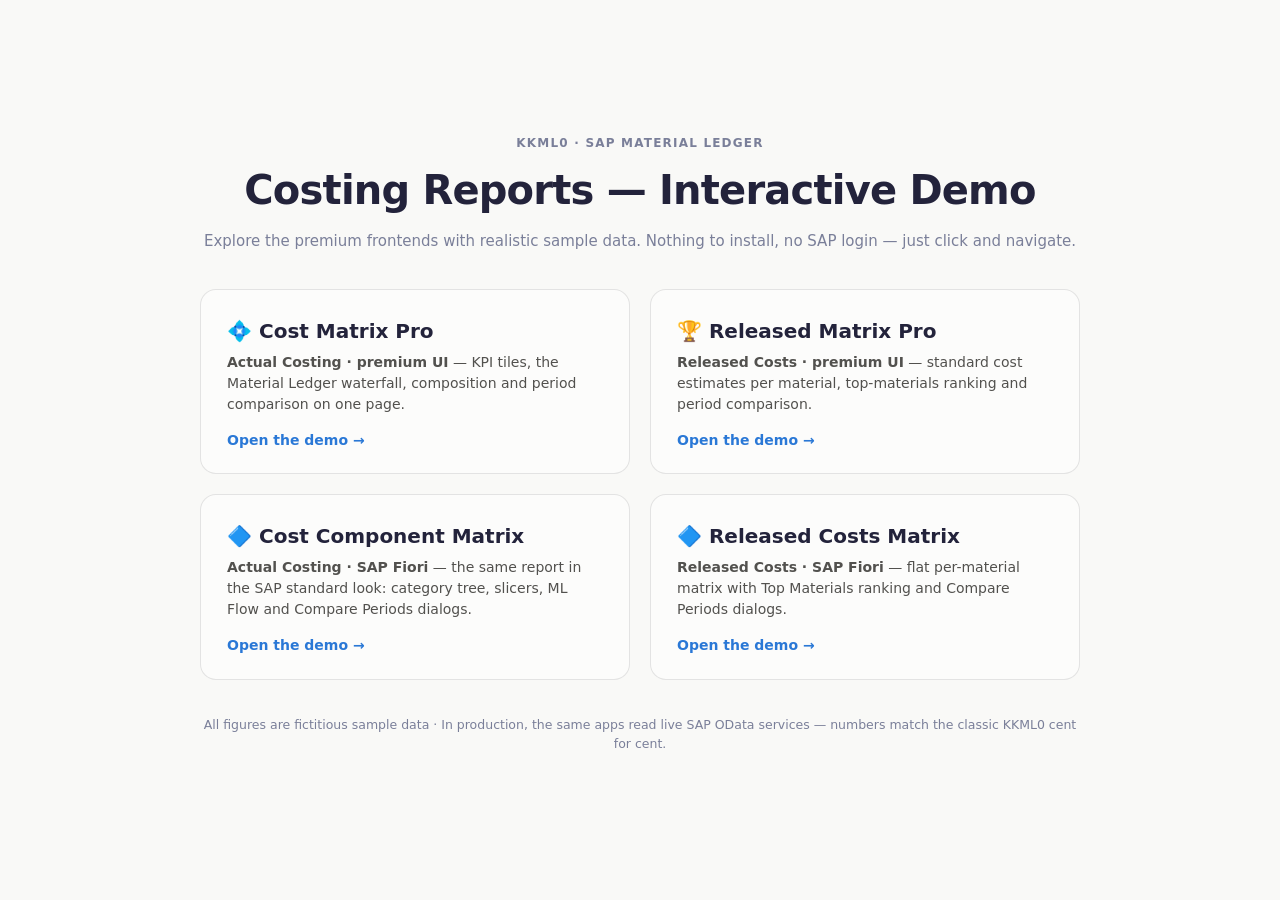
<file: index.html>
<!DOCTYPE html>
<html lang="en">
<head>
<meta charset="UTF-8">
<meta name="viewport" content="width=device-width, initial-scale=1.0">
<title>KKML0 Costing Reports — Interactive Demo</title>
<style>
  :root { color-scheme: light dark; }
  * { box-sizing: border-box; }
  body {
    margin: 0; min-height: 100vh; display: flex; align-items: center; justify-content: center;
    font: 15px/1.5 system-ui, -apple-system, "Segoe UI", sans-serif;
    background: #f9f9f7; color: #23233b; padding: 24px;
  }
  @media (prefers-color-scheme: dark) {
    body { background: #0d0d0d; color: #fff; }
    .card { background: #1a1a19 !important; border-color: rgba(255,255,255,0.12) !important; }
    .card p, .foot { color: #c3c2b7 !important; }
  }
  .wrap { max-width: 880px; width: 100%; text-align: center; }
  .eyebrow { font-size: 12px; font-weight: 700; letter-spacing: 0.1em; text-transform: uppercase; color: #7a7f99; }
  h1 { font-size: 40px; margin: 8px 0 10px; letter-spacing: -0.02em; }
  .sub { color: #7a7f99; margin: 0 0 36px; }
  .grid { display: grid; grid-template-columns: repeat(auto-fit, minmax(300px, 1fr)); gap: 20px; }
  .card {
    display: block; text-decoration: none; color: inherit; text-align: left;
    background: #fcfcfb; border: 1px solid rgba(11,11,11,0.1); border-radius: 16px;
    padding: 26px 26px 22px; transition: transform 0.15s, box-shadow 0.15s;
  }
  .card:hover { transform: translateY(-3px); box-shadow: 0 10px 30px rgba(30,39,97,0.15); }
  .card h2 { margin: 0 0 6px; font-size: 20px; }
  .card p { margin: 0 0 14px; color: #52514e; font-size: 14px; }
  .go { font-weight: 700; color: #2a78d6; font-size: 14px; }
  .foot { margin-top: 36px; font-size: 12.5px; color: #7a7f99; }
</style>
</head>
<body>
  <div class="wrap">
    <div class="eyebrow">KKML0 · SAP Material Ledger</div>
    <h1>Costing Reports — Interactive Demo</h1>
    <p class="sub">Explore the premium frontends with realistic sample data. Nothing to install, no SAP login — just click and navigate.</p>
    <div class="grid">
      <a class="card" href="./costmatrix/">
        <h2>💠 Cost Matrix Pro</h2>
        <p><strong>Actual Costing · premium UI</strong> — KPI tiles, the Material Ledger waterfall, composition and period comparison on one page.</p>
        <span class="go">Open the demo →</span>
      </a>
      <a class="card" href="./releasedmatrix/">
        <h2>🏆 Released Matrix Pro</h2>
        <p><strong>Released Costs · premium UI</strong> — standard cost estimates per material, top-materials ranking and period comparison.</p>
        <span class="go">Open the demo →</span>
      </a>
      <a class="card" href="./fiori-actual/index.html?demo">
        <h2>🔷 Cost Component Matrix</h2>
        <p><strong>Actual Costing · SAP Fiori</strong> — the same report in the SAP standard look: category tree, slicers, ML Flow and Compare Periods dialogs.</p>
        <span class="go">Open the demo →</span>
      </a>
      <a class="card" href="./fiori-released/index.html?demo">
        <h2>🔷 Released Costs Matrix</h2>
        <p><strong>Released Costs · SAP Fiori</strong> — flat per-material matrix with Top Materials ranking and Compare Periods dialogs.</p>
        <span class="go">Open the demo →</span>
      </a>
    </div>
    <p class="foot">All figures are fictitious sample data · In production, the same apps read live SAP OData services — numbers match the classic KKML0 cent for cent.</p>
  </div>
</body>
</html>
</file>
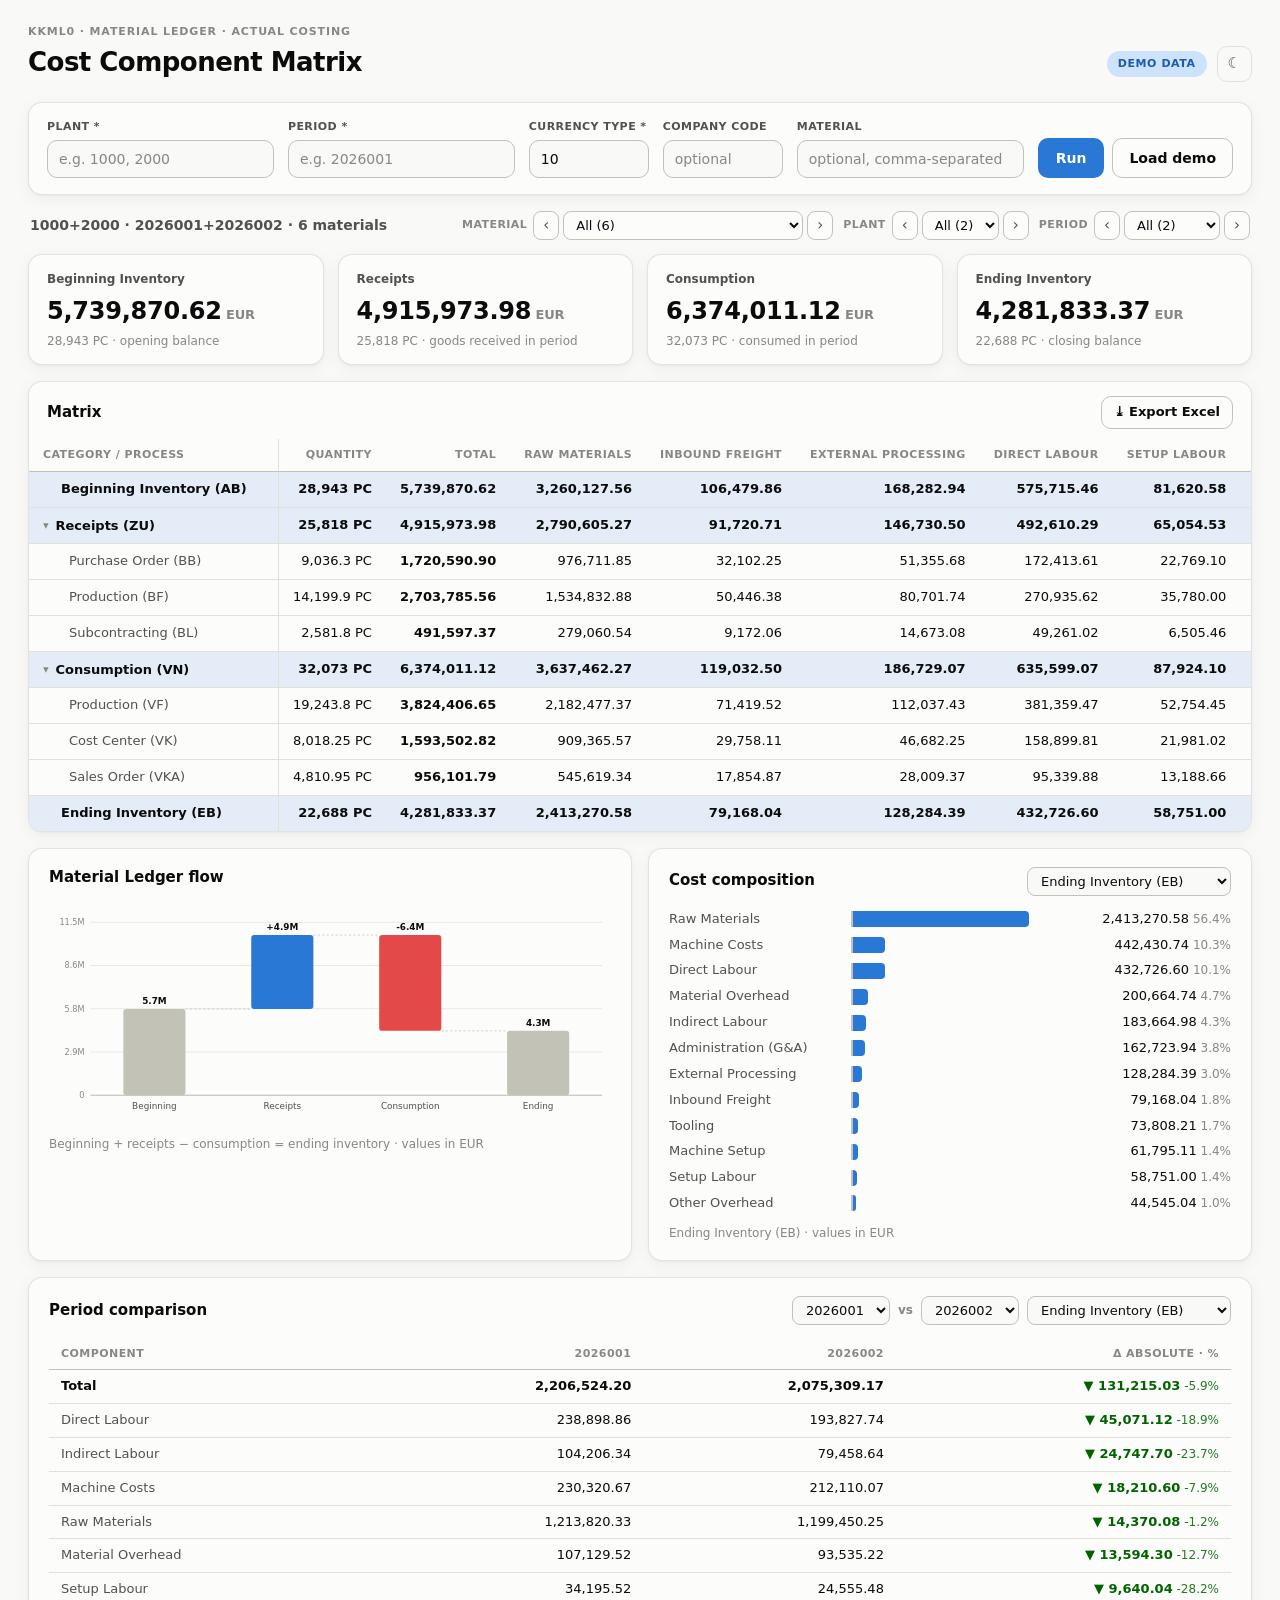
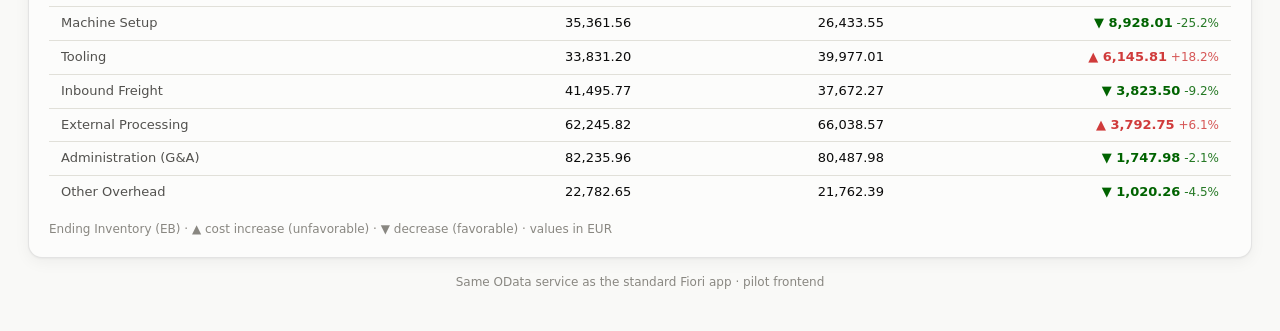
<file: costmatrix/index.html>
<!DOCTYPE html>
<html lang="en">
  <head>
    <meta charset="UTF-8" />
    <meta name="viewport" content="width=device-width, initial-scale=1.0" />
    <title>Cost Matrix Pro — Actual Costing</title>
    <script type="module" crossorigin src="./assets/index-BaZiN-K7.js"></script>
    <link rel="stylesheet" crossorigin href="./assets/index-BmCR6MLI.css">
  </head>
  <body>
    <div id="root"></div>
  </body>
</html>
</file>
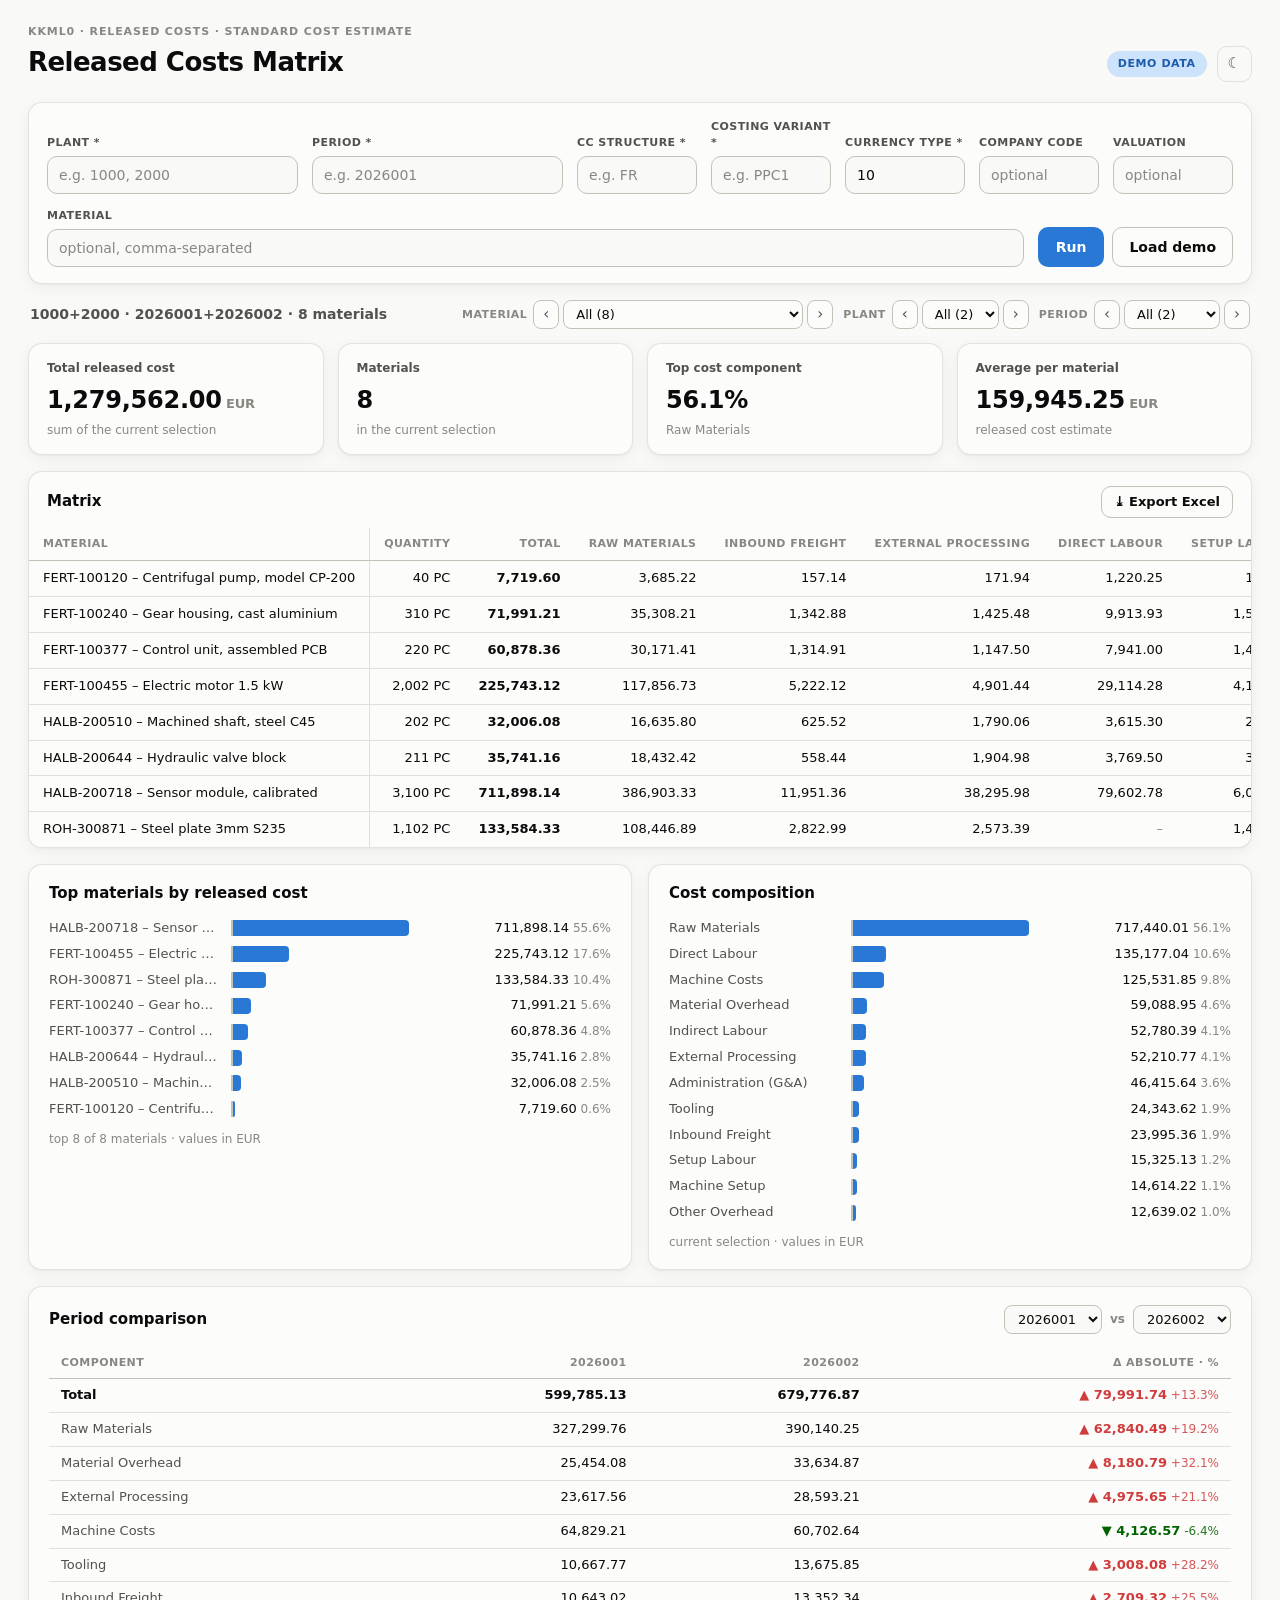
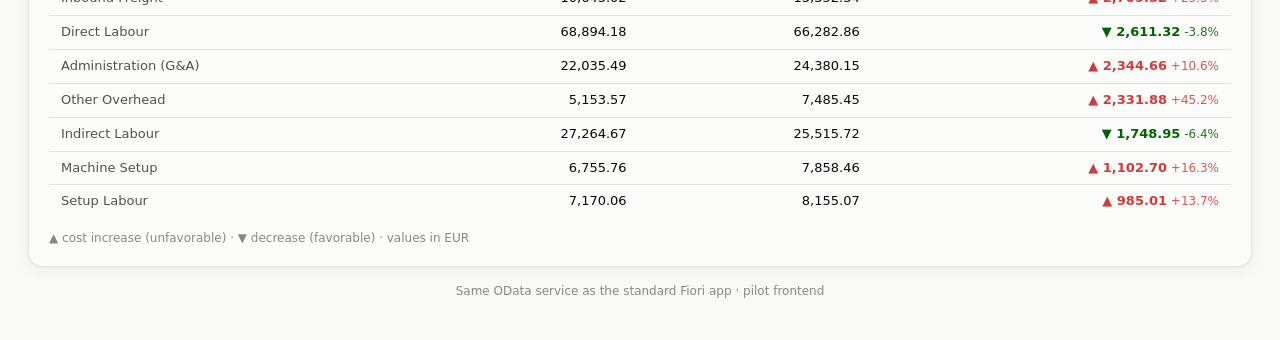
<file: releasedmatrix/index.html>
<!DOCTYPE html>
<html lang="en">
  <head>
    <meta charset="UTF-8" />
    <meta name="viewport" content="width=device-width, initial-scale=1.0" />
    <title>Released Matrix Pro — Standard Cost Estimate</title>
    <script type="module" crossorigin src="./assets/index-h0yTGOF_.js"></script>
    <link rel="stylesheet" crossorigin href="./assets/index-BmCR6MLI.css">
  </head>
  <body>
    <div id="root"></div>
  </body>
</html>
</file>
<file: costmatrix/assets/index-BmCR6MLI.css>
:root{color-scheme:light;--plane: #f9f9f7;--surface: #fcfcfb;--ink: #0b0b0b;--ink-2: #52514e;--muted: #898781;--grid: #e1e0d9;--baseline: #c3c2b7;--border: rgba(11, 11, 11, .1);--series-1: #2a78d6;--series-1-soft: #cde2fb;--accent-ink: #1c5cab;--danger: #d03b3b;--shadow: 0 1px 2px rgba(11, 11, 11, .04), 0 4px 16px rgba(11, 11, 11, .05)}:root[data-theme=dark]{color-scheme:dark;--plane: #0d0d0d;--surface: #1a1a19;--ink: #ffffff;--ink-2: #c3c2b7;--muted: #898781;--grid: #2c2c2a;--baseline: #383835;--border: rgba(255, 255, 255, .1);--series-1: #3987e5;--series-1-soft: #16304f;--accent-ink: #86b6ef;--danger: #e66767;--shadow: none}*{box-sizing:border-box}body{margin:0;background:var(--plane);color:var(--ink);font:14px/1.45 system-ui,-apple-system,Segoe UI,sans-serif;-webkit-font-smoothing:antialiased}.page{max-width:1440px;margin:0 auto;padding:24px 28px 40px}.num{font-variant-numeric:tabular-nums}.zero{color:var(--muted)}.card{background:var(--surface);border:1px solid var(--border);border-radius:14px;box-shadow:var(--shadow)}.hd{display:flex;align-items:flex-end;justify-content:space-between;margin-bottom:20px}.hd-eyebrow{font-size:11px;font-weight:600;letter-spacing:.08em;text-transform:uppercase;color:var(--muted);margin-bottom:4px}.hd-title{font-size:26px;font-weight:700;letter-spacing:-.02em;margin:0}.hd-right{display:flex;align-items:center;gap:10px}.badge{font-size:11px;font-weight:600;letter-spacing:.05em;text-transform:uppercase;padding:4px 10px;border-radius:999px;border:1px solid var(--border)}.badge-demo{color:var(--accent-ink);background:var(--series-1-soft);border-color:transparent}.badge-live{color:#006300;background:#0ca30c1f;border-color:transparent}:root[data-theme=dark] .badge-live{color:#0ca30c}button{font:inherit;cursor:pointer}.btn-primary{background:var(--series-1);color:#fff;border:none;border-radius:10px;padding:9px 18px;font-weight:600}.btn-primary:hover{background:var(--accent-ink)}.btn-primary:disabled{opacity:.6;cursor:default}.btn-secondary{background:transparent;color:var(--ink);border:1px solid var(--baseline);border-radius:10px;padding:9px 16px;font-weight:600}.btn-secondary:hover{border-color:var(--ink-2)}.btn-ghost{background:transparent;border:1px solid var(--border);border-radius:10px;color:var(--ink-2);padding:6px 10px;font-size:15px}.btn-ghost:hover{color:var(--ink)}.filters{padding:16px 18px;margin-bottom:16px}.f-grid{display:flex;flex-wrap:wrap;gap:14px;align-items:flex-end}.f-field{display:flex;flex-direction:column;gap:5px;flex:1 1 170px;min-width:150px}.f-field.f-small{flex:0 1 120px;min-width:110px}.f-field span{font-size:11px;font-weight:600;letter-spacing:.04em;text-transform:uppercase;color:var(--ink-2)}.f-field input{font:inherit;color:var(--ink);background:var(--plane);border:1px solid var(--baseline);border-radius:10px;padding:8px 11px}.f-field input:focus{outline:2px solid var(--series-1);outline-offset:-1px;border-color:transparent}.f-field input::placeholder{color:var(--muted)}.f-actions{display:flex;gap:8px}.context-row{display:flex;align-items:center;justify-content:space-between;gap:16px;flex-wrap:wrap;margin:4px 2px 14px}.context{color:var(--ink-2);font-weight:600}.slicers{display:flex;gap:10px;flex-wrap:wrap}.slicer{display:flex;align-items:center;gap:4px}.slicer-label{font-size:11px;font-weight:600;text-transform:uppercase;letter-spacing:.04em;color:var(--muted);margin-right:2px}.slicer select{font:inherit;font-size:13px;color:var(--ink);background:var(--surface);border:1px solid var(--baseline);border-radius:8px;padding:5px 8px;max-width:240px}.slicer-arrow{background:var(--surface);border:1px solid var(--baseline);border-radius:8px;color:var(--ink-2);width:26px;height:29px;font-size:15px;line-height:1}.slicer-arrow:hover{color:var(--ink);border-color:var(--ink-2)}.kpis{display:grid;grid-template-columns:repeat(auto-fit,minmax(220px,1fr));gap:14px;margin-bottom:16px}.kpi{padding:16px 18px 14px}.kpi-label{font-size:12px;font-weight:600;color:var(--ink-2);margin-bottom:6px}.kpi-value{font-size:24px;font-weight:700;letter-spacing:-.01em}.kpi-cur{font-size:13px;font-weight:600;color:var(--muted)}.kpi-hint{font-size:12px;color:var(--muted);margin-top:4px}.table-card{margin-bottom:16px;overflow:hidden}.table-head{display:flex;align-items:center;justify-content:space-between;padding:14px 18px 10px}.table-head h2{font-size:15px;font-weight:700;margin:0}.btn-sm{padding:6px 12px;font-size:13px}.table-scroll{overflow-x:auto}.matrix{border-collapse:separate;border-spacing:0;width:100%;font-size:13px}.matrix th,.matrix td{padding:8px 14px;white-space:nowrap}.matrix thead th{position:sticky;top:0;background:var(--surface);z-index:2;font-size:11px;font-weight:600;letter-spacing:.04em;text-transform:uppercase;color:var(--muted);border-bottom:1px solid var(--baseline);text-align:right}.matrix thead th.lead{text-align:left}.matrix td{border-bottom:1px solid var(--grid);text-align:right}.matrix tbody tr:last-child td{border-bottom:none}.matrix .lead{text-align:left;position:sticky;left:0;background:var(--surface);z-index:1;border-right:1px solid var(--grid);min-width:250px}.matrix .total-col{font-weight:650}.categ-row td{background:color-mix(in srgb,var(--surface) 88%,var(--series-1));font-weight:650}.categ-row td.lead{background:color-mix(in srgb,var(--surface) 88%,var(--series-1))}.proc-row td.lead.child{padding-left:40px;color:var(--ink-2)}.proc-row:hover td{background:color-mix(in srgb,var(--surface) 94%,var(--series-1))}.tree-toggle{background:none;border:none;color:inherit;font:inherit;font-weight:inherit;display:inline-flex;align-items:center;gap:7px;padding:0}.chev{display:inline-block;transition:transform .15s;color:var(--muted);font-size:11px}.chev.open{transform:rotate(90deg)}.tree-leaf{padding-left:18px}.chart{padding:18px 20px;margin-bottom:16px}.chart-head{display:flex;align-items:center;justify-content:space-between;margin-bottom:14px}.chart-head h2{font-size:15px;font-weight:700;margin:0}.chart-head select{font:inherit;font-size:13px;color:var(--ink);background:var(--plane);border:1px solid var(--baseline);border-radius:8px;padding:5px 9px}.bars{display:flex;flex-direction:column;gap:7px}.bar-row{display:grid;grid-template-columns:170px 1fr 190px;align-items:center;gap:12px}.bar-label{font-size:13px;color:var(--ink-2);white-space:nowrap;overflow:hidden;text-overflow:ellipsis}.bar-track{position:relative;height:16px;background:transparent;border-left:2px solid var(--baseline)}.bar-fill{display:block;height:100%;background:var(--series-1);border-radius:0 4px 4px 0;min-width:2px;transition:width .25s ease}.bar-fill.hovered{background:var(--accent-ink)}.bar-value{font-size:13px;text-align:right}.bar-pct{color:var(--muted);font-size:12px}.chart-foot{margin-top:12px;font-size:12px;color:var(--muted)}.charts-grid{display:grid;grid-template-columns:repeat(auto-fit,minmax(430px,1fr));gap:16px;margin-bottom:16px}.charts-grid .chart{margin-bottom:0}.wf-wrap{position:relative}.wf{width:100%;height:auto;display:block}.wf-grid{stroke:var(--grid);stroke-width:1}.wf-baseline{stroke:var(--baseline);stroke-width:1.5}.wf-tick{fill:var(--muted);font-size:11px;text-anchor:end;font-variant-numeric:tabular-nums}.wf-label{fill:var(--ink-2);font-size:12px}.wf-value{fill:var(--ink);font-size:12px;font-weight:600;font-variant-numeric:tabular-nums}.wf-connector{stroke:var(--baseline);stroke-width:1;stroke-dasharray:3 3}.wf-total{fill:var(--baseline)}.wf-up{fill:var(--series-1)}.wf-down{fill:#e34948}:root[data-theme=dark] .wf-down{fill:#e66767}.wf-total.hovered,.wf-up.hovered,.wf-down.hovered{opacity:.82}.wf-tip{position:absolute;top:2px;right:4px;background:var(--surface);border:1px solid var(--border);border-radius:8px;box-shadow:var(--shadow);padding:6px 10px;font-size:12px;pointer-events:none}.cmp-controls{display:flex;align-items:center;gap:8px;flex-wrap:wrap}.cmp-controls select{font:inherit;font-size:13px;color:var(--ink);background:var(--plane);border:1px solid var(--baseline);border-radius:8px;padding:5px 9px}.cmp-vs{font-size:12px;color:var(--muted);font-weight:600}.cmp-table{border-collapse:collapse;width:100%;font-size:13px}.cmp-table th,.cmp-table td{padding:7px 12px;white-space:nowrap}.cmp-table thead th{font-size:11px;font-weight:600;letter-spacing:.04em;text-transform:uppercase;color:var(--muted);border-bottom:1px solid var(--baseline);text-align:right}.cmp-table thead th.lead{text-align:left}.cmp-table td{border-bottom:1px solid var(--grid);text-align:right}.cmp-table td.lead{text-align:left;color:var(--ink-2)}.cmp-table tbody tr:last-child td{border-bottom:none}.cmp-total td{font-weight:650}.cmp-total td.lead{color:var(--ink)}.delta-up{color:var(--danger);font-weight:600}.delta-down{color:#006300;font-weight:600}:root[data-theme=dark] .delta-down{color:#0ca30c}.delta-pct{font-weight:500;font-size:12px;opacity:.85}.welcome{padding:48px 32px;text-align:center}.welcome h2{font-size:20px;margin:0 0 6px}.welcome p{color:var(--ink-2);margin:0 0 20px}.error{padding:18px 20px;margin-bottom:16px;border-left:3px solid var(--danger)}.error p{color:var(--ink-2);margin:6px 0 12px;word-break:break-word}.empty{padding:28px;text-align:center;color:var(--ink-2);margin-bottom:16px}.foot{margin-top:8px;text-align:center;font-size:12px;color:var(--muted)}
</file>
<file: releasedmatrix/assets/index-BmCR6MLI.css>
:root{color-scheme:light;--plane: #f9f9f7;--surface: #fcfcfb;--ink: #0b0b0b;--ink-2: #52514e;--muted: #898781;--grid: #e1e0d9;--baseline: #c3c2b7;--border: rgba(11, 11, 11, .1);--series-1: #2a78d6;--series-1-soft: #cde2fb;--accent-ink: #1c5cab;--danger: #d03b3b;--shadow: 0 1px 2px rgba(11, 11, 11, .04), 0 4px 16px rgba(11, 11, 11, .05)}:root[data-theme=dark]{color-scheme:dark;--plane: #0d0d0d;--surface: #1a1a19;--ink: #ffffff;--ink-2: #c3c2b7;--muted: #898781;--grid: #2c2c2a;--baseline: #383835;--border: rgba(255, 255, 255, .1);--series-1: #3987e5;--series-1-soft: #16304f;--accent-ink: #86b6ef;--danger: #e66767;--shadow: none}*{box-sizing:border-box}body{margin:0;background:var(--plane);color:var(--ink);font:14px/1.45 system-ui,-apple-system,Segoe UI,sans-serif;-webkit-font-smoothing:antialiased}.page{max-width:1440px;margin:0 auto;padding:24px 28px 40px}.num{font-variant-numeric:tabular-nums}.zero{color:var(--muted)}.card{background:var(--surface);border:1px solid var(--border);border-radius:14px;box-shadow:var(--shadow)}.hd{display:flex;align-items:flex-end;justify-content:space-between;margin-bottom:20px}.hd-eyebrow{font-size:11px;font-weight:600;letter-spacing:.08em;text-transform:uppercase;color:var(--muted);margin-bottom:4px}.hd-title{font-size:26px;font-weight:700;letter-spacing:-.02em;margin:0}.hd-right{display:flex;align-items:center;gap:10px}.badge{font-size:11px;font-weight:600;letter-spacing:.05em;text-transform:uppercase;padding:4px 10px;border-radius:999px;border:1px solid var(--border)}.badge-demo{color:var(--accent-ink);background:var(--series-1-soft);border-color:transparent}.badge-live{color:#006300;background:#0ca30c1f;border-color:transparent}:root[data-theme=dark] .badge-live{color:#0ca30c}button{font:inherit;cursor:pointer}.btn-primary{background:var(--series-1);color:#fff;border:none;border-radius:10px;padding:9px 18px;font-weight:600}.btn-primary:hover{background:var(--accent-ink)}.btn-primary:disabled{opacity:.6;cursor:default}.btn-secondary{background:transparent;color:var(--ink);border:1px solid var(--baseline);border-radius:10px;padding:9px 16px;font-weight:600}.btn-secondary:hover{border-color:var(--ink-2)}.btn-ghost{background:transparent;border:1px solid var(--border);border-radius:10px;color:var(--ink-2);padding:6px 10px;font-size:15px}.btn-ghost:hover{color:var(--ink)}.filters{padding:16px 18px;margin-bottom:16px}.f-grid{display:flex;flex-wrap:wrap;gap:14px;align-items:flex-end}.f-field{display:flex;flex-direction:column;gap:5px;flex:1 1 170px;min-width:150px}.f-field.f-small{flex:0 1 120px;min-width:110px}.f-field span{font-size:11px;font-weight:600;letter-spacing:.04em;text-transform:uppercase;color:var(--ink-2)}.f-field input{font:inherit;color:var(--ink);background:var(--plane);border:1px solid var(--baseline);border-radius:10px;padding:8px 11px}.f-field input:focus{outline:2px solid var(--series-1);outline-offset:-1px;border-color:transparent}.f-field input::placeholder{color:var(--muted)}.f-actions{display:flex;gap:8px}.context-row{display:flex;align-items:center;justify-content:space-between;gap:16px;flex-wrap:wrap;margin:4px 2px 14px}.context{color:var(--ink-2);font-weight:600}.slicers{display:flex;gap:10px;flex-wrap:wrap}.slicer{display:flex;align-items:center;gap:4px}.slicer-label{font-size:11px;font-weight:600;text-transform:uppercase;letter-spacing:.04em;color:var(--muted);margin-right:2px}.slicer select{font:inherit;font-size:13px;color:var(--ink);background:var(--surface);border:1px solid var(--baseline);border-radius:8px;padding:5px 8px;max-width:240px}.slicer-arrow{background:var(--surface);border:1px solid var(--baseline);border-radius:8px;color:var(--ink-2);width:26px;height:29px;font-size:15px;line-height:1}.slicer-arrow:hover{color:var(--ink);border-color:var(--ink-2)}.kpis{display:grid;grid-template-columns:repeat(auto-fit,minmax(220px,1fr));gap:14px;margin-bottom:16px}.kpi{padding:16px 18px 14px}.kpi-label{font-size:12px;font-weight:600;color:var(--ink-2);margin-bottom:6px}.kpi-value{font-size:24px;font-weight:700;letter-spacing:-.01em}.kpi-cur{font-size:13px;font-weight:600;color:var(--muted)}.kpi-hint{font-size:12px;color:var(--muted);margin-top:4px}.table-card{margin-bottom:16px;overflow:hidden}.table-head{display:flex;align-items:center;justify-content:space-between;padding:14px 18px 10px}.table-head h2{font-size:15px;font-weight:700;margin:0}.btn-sm{padding:6px 12px;font-size:13px}.table-scroll{overflow-x:auto}.matrix{border-collapse:separate;border-spacing:0;width:100%;font-size:13px}.matrix th,.matrix td{padding:8px 14px;white-space:nowrap}.matrix thead th{position:sticky;top:0;background:var(--surface);z-index:2;font-size:11px;font-weight:600;letter-spacing:.04em;text-transform:uppercase;color:var(--muted);border-bottom:1px solid var(--baseline);text-align:right}.matrix thead th.lead{text-align:left}.matrix td{border-bottom:1px solid var(--grid);text-align:right}.matrix tbody tr:last-child td{border-bottom:none}.matrix .lead{text-align:left;position:sticky;left:0;background:var(--surface);z-index:1;border-right:1px solid var(--grid);min-width:250px}.matrix .total-col{font-weight:650}.categ-row td{background:color-mix(in srgb,var(--surface) 88%,var(--series-1));font-weight:650}.categ-row td.lead{background:color-mix(in srgb,var(--surface) 88%,var(--series-1))}.proc-row td.lead.child{padding-left:40px;color:var(--ink-2)}.proc-row:hover td{background:color-mix(in srgb,var(--surface) 94%,var(--series-1))}.tree-toggle{background:none;border:none;color:inherit;font:inherit;font-weight:inherit;display:inline-flex;align-items:center;gap:7px;padding:0}.chev{display:inline-block;transition:transform .15s;color:var(--muted);font-size:11px}.chev.open{transform:rotate(90deg)}.tree-leaf{padding-left:18px}.chart{padding:18px 20px;margin-bottom:16px}.chart-head{display:flex;align-items:center;justify-content:space-between;margin-bottom:14px}.chart-head h2{font-size:15px;font-weight:700;margin:0}.chart-head select{font:inherit;font-size:13px;color:var(--ink);background:var(--plane);border:1px solid var(--baseline);border-radius:8px;padding:5px 9px}.bars{display:flex;flex-direction:column;gap:7px}.bar-row{display:grid;grid-template-columns:170px 1fr 190px;align-items:center;gap:12px}.bar-label{font-size:13px;color:var(--ink-2);white-space:nowrap;overflow:hidden;text-overflow:ellipsis}.bar-track{position:relative;height:16px;background:transparent;border-left:2px solid var(--baseline)}.bar-fill{display:block;height:100%;background:var(--series-1);border-radius:0 4px 4px 0;min-width:2px;transition:width .25s ease}.bar-fill.hovered{background:var(--accent-ink)}.bar-value{font-size:13px;text-align:right}.bar-pct{color:var(--muted);font-size:12px}.chart-foot{margin-top:12px;font-size:12px;color:var(--muted)}.charts-grid{display:grid;grid-template-columns:repeat(auto-fit,minmax(430px,1fr));gap:16px;margin-bottom:16px}.charts-grid .chart{margin-bottom:0}.wf-wrap{position:relative}.wf{width:100%;height:auto;display:block}.wf-grid{stroke:var(--grid);stroke-width:1}.wf-baseline{stroke:var(--baseline);stroke-width:1.5}.wf-tick{fill:var(--muted);font-size:11px;text-anchor:end;font-variant-numeric:tabular-nums}.wf-label{fill:var(--ink-2);font-size:12px}.wf-value{fill:var(--ink);font-size:12px;font-weight:600;font-variant-numeric:tabular-nums}.wf-connector{stroke:var(--baseline);stroke-width:1;stroke-dasharray:3 3}.wf-total{fill:var(--baseline)}.wf-up{fill:var(--series-1)}.wf-down{fill:#e34948}:root[data-theme=dark] .wf-down{fill:#e66767}.wf-total.hovered,.wf-up.hovered,.wf-down.hovered{opacity:.82}.wf-tip{position:absolute;top:2px;right:4px;background:var(--surface);border:1px solid var(--border);border-radius:8px;box-shadow:var(--shadow);padding:6px 10px;font-size:12px;pointer-events:none}.cmp-controls{display:flex;align-items:center;gap:8px;flex-wrap:wrap}.cmp-controls select{font:inherit;font-size:13px;color:var(--ink);background:var(--plane);border:1px solid var(--baseline);border-radius:8px;padding:5px 9px}.cmp-vs{font-size:12px;color:var(--muted);font-weight:600}.cmp-table{border-collapse:collapse;width:100%;font-size:13px}.cmp-table th,.cmp-table td{padding:7px 12px;white-space:nowrap}.cmp-table thead th{font-size:11px;font-weight:600;letter-spacing:.04em;text-transform:uppercase;color:var(--muted);border-bottom:1px solid var(--baseline);text-align:right}.cmp-table thead th.lead{text-align:left}.cmp-table td{border-bottom:1px solid var(--grid);text-align:right}.cmp-table td.lead{text-align:left;color:var(--ink-2)}.cmp-table tbody tr:last-child td{border-bottom:none}.cmp-total td{font-weight:650}.cmp-total td.lead{color:var(--ink)}.delta-up{color:var(--danger);font-weight:600}.delta-down{color:#006300;font-weight:600}:root[data-theme=dark] .delta-down{color:#0ca30c}.delta-pct{font-weight:500;font-size:12px;opacity:.85}.welcome{padding:48px 32px;text-align:center}.welcome h2{font-size:20px;margin:0 0 6px}.welcome p{color:var(--ink-2);margin:0 0 20px}.error{padding:18px 20px;margin-bottom:16px;border-left:3px solid var(--danger)}.error p{color:var(--ink-2);margin:6px 0 12px;word-break:break-word}.empty{padding:28px;text-align:center;color:var(--ink-2);margin-bottom:16px}.foot{margin-top:8px;text-align:center;font-size:12px;color:var(--muted)}
</file>
